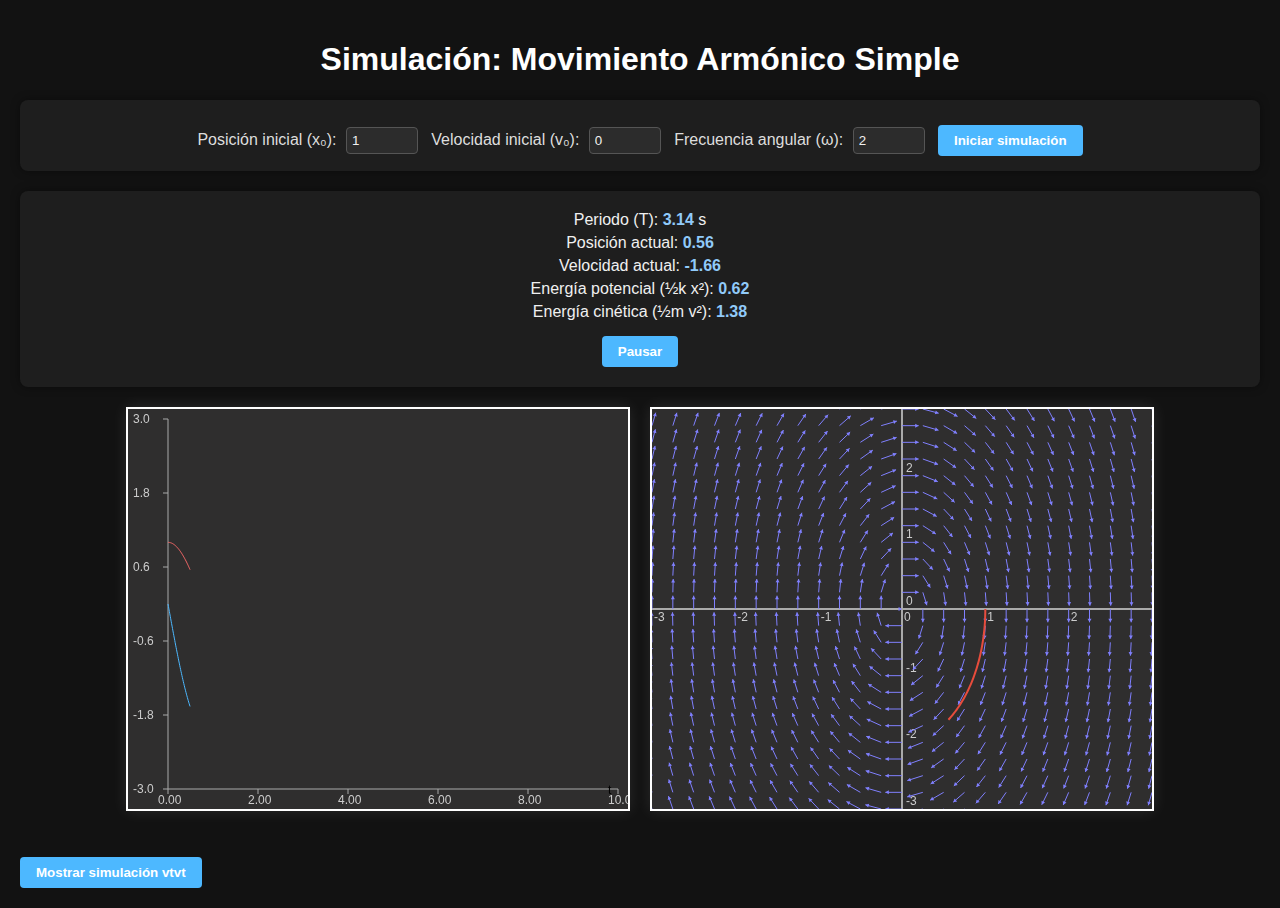
<file: Index.html>
<!DOCTYPE html>
<html lang="es">

<head>
  <meta charset="UTF-8">
  <meta name="viewport" content="width=device-width, initial-scale=1">
  <title>Simulación del Movimiento Armónico Simple</title>
  <link rel="stylesheet" href="index.css">
</head>

<body>
  <h1>Simulación: Movimiento Armónico Simple</h1>

  <!-- Panel de controles para definir condiciones iniciales y parámetros -->
  <div id="controls">
    <label for="x0">Posición inicial (x₀):</label>
    <input type="number" id="x0" value="1" step="0.1">
    &nbsp;
    <label for="v0">Velocidad inicial (v₀):</label>
    <input type="number" id="v0" value="0" step="0.1">
    &nbsp;
    <label for="omega">Frecuencia angular (ω):</label>
    <input type="number" id="omega" value="2" step="0.1">
    &nbsp;
    <button onclick="setParameters()">Iniciar simulación</button>
  </div>

  <!-- Panel calculadora que muestra datos numéricos relevantes -->
  <div id="calculator">
    <p>Periodo (T): <span id="period"></span> s</p>
    <p>Posición actual: <span id="currentX"></span></p>
    <p>Velocidad actual: <span id="currentV"></span></p>
    <p>Energía potencial (½k x²): <span id="potentialE"></span></p>
    <p>Energía cinética (½m v²): <span id="kineticE"></span></p>
    <p></p><button onclick="toggleSim()" id="pauseBtn">Pausar</button></p>
  </div>

  <!-- Contenedores de los gráficos -->
  <div id="container">
    <canvas id="timeCanvas" width="500" height="400"></canvas>
    <canvas id="phaseCanvas" width="500" height="400"></canvas>
  </div>

  <script src="index.js"></script><br><br>

  <button onclick="cargarVTVT()">Mostrar simulación vtvt</button>

  <div id="contenedorVTVT"></div>
</body>

</html>
</file>
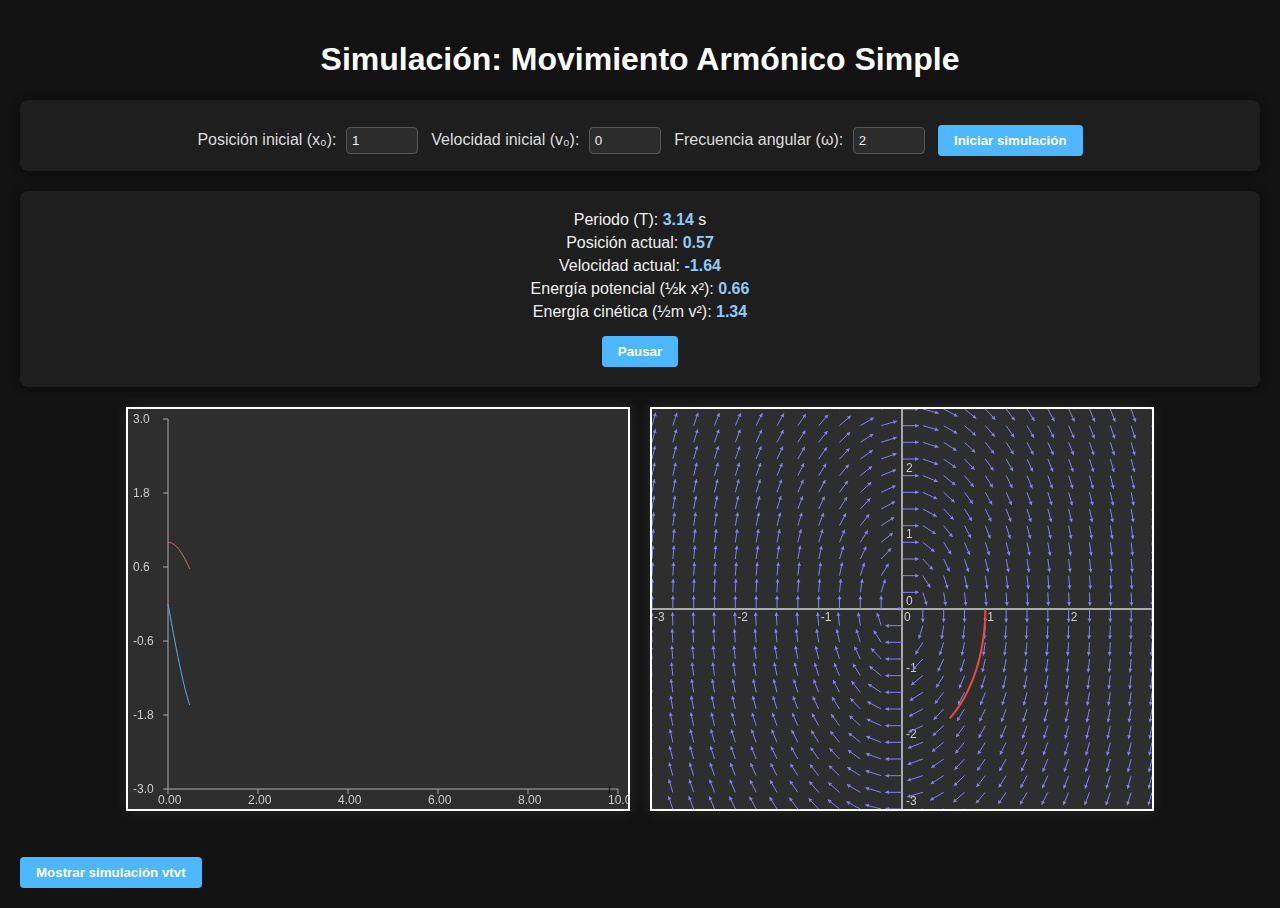
<file: index.html>
<!DOCTYPE html>
<html lang="es">

<head>
  <meta charset="UTF-8">
  <meta name="viewport" content="width=device-width, initial-scale=1">
  <title>Simulación del Movimiento Armónico Simple</title>
  <link rel="stylesheet" href="index.css">
</head>

<body>
  <h1>Simulación: Movimiento Armónico Simple</h1>

  <!-- Panel de controles para definir condiciones iniciales y parámetros -->
  <div id="controls">
    <label for="x0">Posición inicial (x₀):</label>
    <input type="number" id="x0" value="1" step="0.1">
    &nbsp;
    <label for="v0">Velocidad inicial (v₀):</label>
    <input type="number" id="v0" value="0" step="0.1">
    &nbsp;
    <label for="omega">Frecuencia angular (ω):</label>
    <input type="number" id="omega" value="2" step="0.1">
    &nbsp;
    <button onclick="setParameters()">Iniciar simulación</button>
  </div>

  <!-- Panel calculadora que muestra datos numéricos relevantes -->
  <div id="calculator">
    <p>Periodo (T): <span id="period"></span> s</p>
    <p>Posición actual: <span id="currentX"></span></p>
    <p>Velocidad actual: <span id="currentV"></span></p>
    <p>Energía potencial (½k x²): <span id="potentialE"></span></p>
    <p>Energía cinética (½m v²): <span id="kineticE"></span></p>
    <p></p><button onclick="toggleSim()" id="pauseBtn">Pausar</button></p>
  </div>

  <!-- Contenedores de los gráficos -->
  <div id="container">
    <canvas id="timeCanvas" width="500" height="400"></canvas>
    <canvas id="phaseCanvas" width="500" height="400"></canvas>
  </div>

  <script src="index.js"></script><br><br>

  <button onclick="cargarVTVT()">Mostrar simulación vtvt</button>

  <div id="contenedorVTVT"></div>
</body>

</html>
</file>
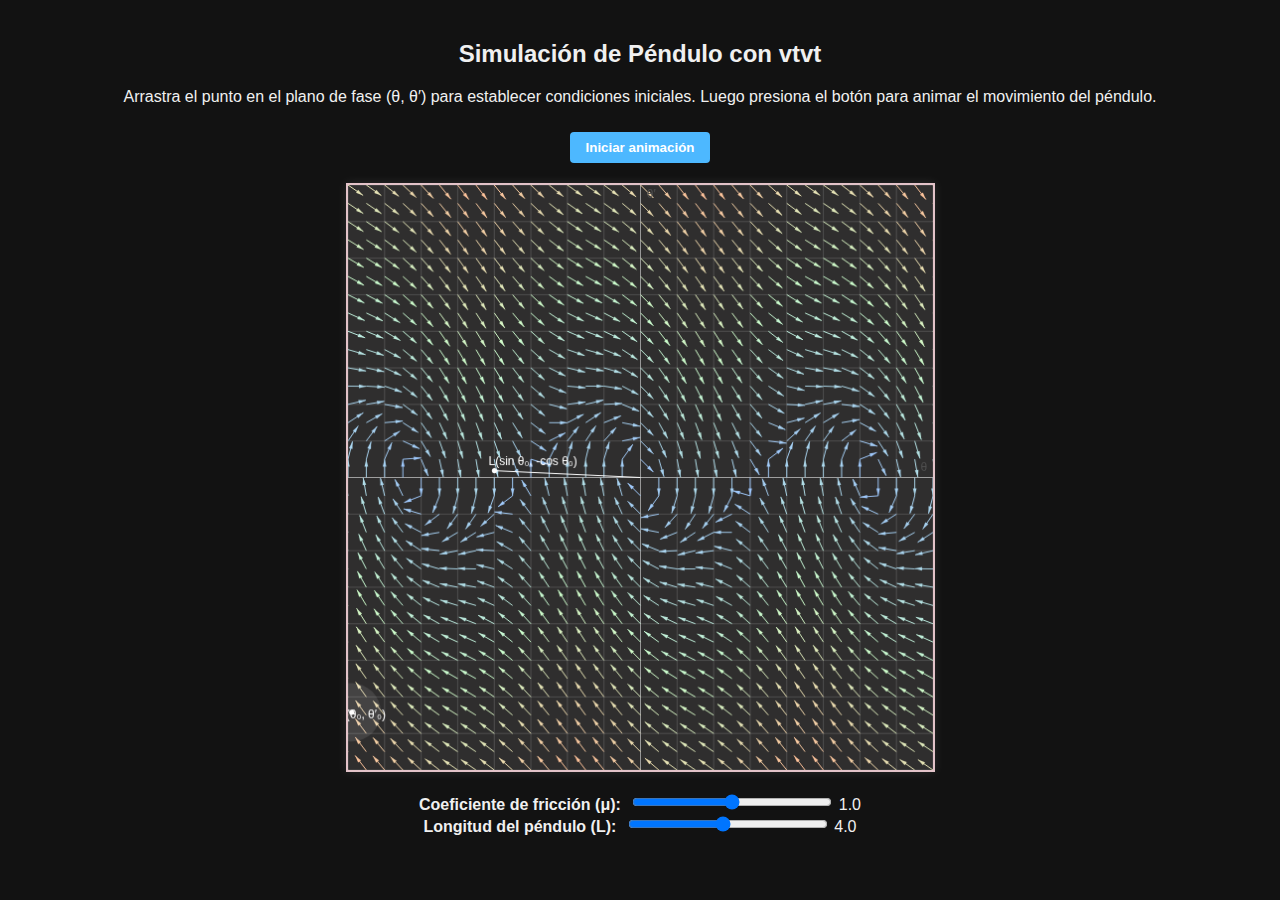
<file: vtvt.html>
<!DOCTYPE html>
<html lang="es">

<head>
    <meta charset="UTF-8">
    <title>Simulación de péndulo - vtvt</title>
    <meta name="viewport" content="width=device-width, initial-scale=1">
    <link rel="stylesheet" href="vtvt.css">
    <script src="vtvt.js"></script>

    <style>
        .slidercontainer {
            display: block;
            position: relative;
            margin-top: 0rem;
            margin-bottom: 0rem;
            text-align: center;
        }

        @media screen and (max-width: 42em) {
            .slider {
                width: 80vmin;
            }
        }

        @media screen and (min-width: 42em) and (max-width: 64em) {
            .slider {
                width: 60vmin;
            }
        }

        @media screen and (min-width: 64em) {
            .slider {
                width: 40vmin;
            }
        }
    </style>
</head>

<body>

    <h2>Simulación de Péndulo con vtvt</h2>
    <p>Arrastra el punto en el plano de fase (θ, θ′) para establecer condiciones iniciales. Luego presiona el botón para
        animar el movimiento del péndulo.</p>

    <button id="animation_trigger">Iniciar animación</button>

    <div class="canvas-wrapper">
        <canvas id="vector_canvas" class="canvas-wrapped"></canvas>
    </div>

    <div class="slidercontainer">
        <label for="muSlider">Coeficiente de fricción (μ):</label>
        <input type="range" id="muSlider" min="0" max="2" value="1" step="0.1">
        <span id="muValue">1.0</span>
    </div>

    <div class="slidercontainer">
        <label for="lSlider">Longitud del péndulo (L):</label>
        <input type="range" id="lSlider" min="0.5" max="7.9" value="4" step="0.1">
        <span id="lValue">4.0</span>
    </div>

    <script>
        var g = 10;
        var step = 0.005; // numerical step length

        // create sliders and variables for mu and l
        var muSlider = document.getElementById("muSlider");
        var muValue = document.getElementById("muValue");
        var mu = muSlider.value;

        var lSlider = document.getElementById("lSlider");
        var lValue = document.getElementById("lValue");
        var l = lSlider.value;

        // Process slider changes
        muSlider.oninput = function () {
            mu = this.value;
            muValue.innerHTML = Number.parseFloat(mu).toFixed(1);
            scene.render();
        }
        lSlider.oninput = function () {
            l = this.value;
            lValue.innerHTML = Number.parseFloat(l).toFixed(1);
            scene.render();
        }


        // initialize the scene
        var scene = new vtvt({ canvas_id: "vector_canvas", grid_res: 16, circle_rad: 0.8, point_rad: 0.07, show_matrix: false, show_eig: false, frame_duration: 0, anim_trigger_id: "animation_trigger" });

        // add starting point
        scene.addVector({
            coords: [Math.random() * 16 - 8, Math.random() * 16 - 8],
            //c: '60,50,230', 
            c: '255,255,255',
            draggable: true,
            kind: 'point',
            visible: true,
            label: ['(θ', String.fromCharCode(48 + 8272), ', ', 'θ\′', String.fromCharCode(48 + 8272), ')'].join('')
        });

        // add starting pendulum
        scene.addVector({
            c: '255,255,255',
            draggable: false,
            kind: 'custom',
            draw_arrow: false,
            draw_point: true,
            draw_stem: true,
            draw_line: false,
            visible: true,
            label: ['L(sin θ', String.fromCharCode(48 + 8272), ', ', '-cos θ', String.fromCharCode(48 + 8272), ')'].join(''),
            map_coords: function () {
                return {
                    mapX: l * Math.sin(scene.vectors[0].coord_x),
                    mapY: -l * Math.cos(scene.vectors[0].coord_x)
                };
            }
        });

        // add axis labels using invisible vectors (a hack)
        scene.addVector({
            coords: [7.5, 0.01],
            c: [80, 80, 80],
            draggable: false,
            kind: 'custom',
            draw_arrow: false,
            draw_point: false,
            draw_stem: false,
            draw_line: false,
            visible: true,
            label: 'θ'
        });

        scene.addVector({
            coords: [0.01, 7.5],
            c: [80, 80, 80],
            draggable: false,
            kind: 'custom',
            draw_arrow: false,
            draw_point: false,
            draw_stem: false,
            draw_line: false,
            visible: true,
            label: 'θ\′'
        });

        //scene.addVector(  {coords: [-5, 5], c: '0,30,255', draggable: true, kind: 'point', label: 'START' } );

        // create vector field vectors at [j,k] whose coords and colour update based on mu and l
        for (let j = -8; j < 9; j += 0.5) {
            for (let k = -8; k < 9; k += 0.5) {
                // coordinate map_coords function
                let vec_map = function () {
                    let x = k;
                    let y = -mu * k - g / l * Math.sin(j);
                    let norm = Math.sqrt(x * x + y * y);
                    x = x / norm / 2;
                    y = y / norm / 2;
                    return { mapX: x, mapY: y };
                }

                // determine colour based on norm (won't update itself based on mu and l!)
                let colour = function () {
                    let max_norm = Math.sqrt(scene.grid_res * scene.grid_res / 4 + Math.pow(mu * scene.grid_res / 2 + g / l, 2));
                    let x = k;
                    let y = -mu * k - g / l * Math.sin(j);
                    let norm = Math.sqrt(x * x + y * y);

                    let red = 155 + 100 * norm / max_norm;
                    let green = 255 - 120 * Math.abs(0.5 - norm / max_norm);
                    let blue = 255 - 100 * norm / max_norm;
                    return `${Math.round(red)}, ${Math.round(green)}, ${Math.round(blue)}`;
                }

                scene.addVector({ origin: [j, k], c: '220,220,220', kind: 'vector', map_coords: vec_map, map_col: colour });
            }
        }


        // add animation vectors
        scene.addAnimationFrame([
            {
                //c: '60,50,230',
                c: '255,255,255',
                kind: 'point',
                map_coords: function () {
                    return {
                        mapX: scene.vectors[0].coord_x,
                        mapY: scene.vectors[0].coord_y
                    };
                }
            }, {
                c: '255,255,255',
                draggable: false,
                kind: 'custom',
                draw_arrow: false,
                draw_point: true,
                draw_stem: true,
                draw_line: false,
                visible: true,
                //label: ['L(sin θ', String.fromCharCode(48+8272), ', ', '-cos θ', String.fromCharCode(48+8272), ')'].join(''),
                map_coords: function () {
                    return {
                        mapX: l * Math.sin(scene.vectors[0].coord_x),
                        mapY: -l * Math.cos(scene.vectors[0].coord_x)
                    };
                }
            }
        ]);

        for (let i = 1; i < 2000; i++) {
            scene.addAnimationFrame([
                {
                    c: '255,255,255',
                    kind: 'point',
                    map_coords: function () {
                        let x = scene.vectors_animated[i - 1][0].coord_x;
                        let y = scene.vectors_animated[i - 1][0].coord_y;
                        return {
                            mapX: x + y * step,
                            mapY: y - (mu * y + g / l * Math.sin(x)) * step
                        }
                    }
                }, {
                    c: '255,255,255',
                    draggable: false,
                    kind: 'custom',
                    draw_arrow: false,
                    draw_point: true,
                    draw_stem: true,
                    draw_line: false,
                    visible: true,
                    //label: ['L(sin θ', String.fromCharCode(48+8272), ', ', 'cos θ', String.fromCharCode(48+8272), ')'].join(''),
                    map_coords: function () {
                        let x = scene.vectors_animated[i - 1][0].coord_x;
                        let y = scene.vectors_animated[i - 1][0].coord_y;
                        return {
                            mapX: l * Math.sin(x + y * step),
                            mapY: -l * Math.cos(x + y * step)
                        };
                    }
                }
            ]);
        }
        scene.render();

    </script>
</body>

</html>
</file>
<file: index.css>
body {
    background: #121212;
    font-family: 'Segoe UI', sans-serif;
    color: #f0f0f0;
    margin: 0;
    padding: 20px;
}

h1 {
    text-align: center;
    color: #ffffff;
}

#controls,
#calculator {
    background-color: #1e1e1e;
    border-radius: 8px;
    padding: 15px;
    margin-bottom: 20px;
    text-align: center;
    box-shadow: 0 0 10px rgba(0, 0, 0, 0.4);
}

label {
    color: #dddddd;
    margin-right: 5px;
}

input[type="number"] {
    background-color: #2c2c2c;
    border: 1px solid #555;
    color: #f0f0f0;
    padding: 5px;
    border-radius: 4px;
    width: 60px;
}

button {
    padding: 8px 16px;
    background-color: #4db8ff;
    border: none;
    border-radius: 4px;
    color: white;
    font-weight: bold;
    margin-top: 10px;
    cursor: pointer;
}

button:hover {
    background-color: #3498db;
}

#container {
    display: flex;
    flex-wrap: wrap;
    justify-content: center;
    gap: 20px;
}

canvas {
    border: 2px solid #ffffff;
    background: #2f2e2e;
    box-shadow: 0 0 15px rgba(255, 255, 255, 0.1);
}

p {
    margin: 5px;
}

span {
    font-weight: bold;
    color: #90caf9;
}
</file>
<file: vtvt.css>
.canvas-wrapper {
    display: block;
    position: relative;
    margin-top: 1rem;
    margin-bottom: 1rem;
}

.canvas-wrapped {
    display: block;
    position: relative;
    margin-left: auto;
    margin-right: auto;
}

@media screen and (max-width: 42em) {
    .canvas-wrapped {
        width: 90vmin;
        height: 90vmin;
    }
}

@media screen and (min-width: 42em) and (max-width: 64em) {
    .canvas-wrapped {
        width: 75vmin;
        height: 75vmin;
    }
}

@media screen and (min-width: 64em) {
    .canvas-wrapped {
        width: 65vmin;
        height: 65vmin;
    }
}

body {
    background: #121212;
    color: #f0f0f0;
    font-family: sans-serif;
    margin: 0;
    padding: 20px;
    text-align: center;
}

.canvas-wrapper {
    display: flex;
    justify-content: center;
    margin: 20px;
}

canvas {
    background-color: #2f2e2e;
    border: 2px solid #e3c3c9;
    box-shadow: 0 0 10px rgba(255, 255, 255, 0.1);
    width: 90%;
    max-width: 600px;
    height: auto;
}

.slidercontainer {
    margin: 10px 0;
}

label {
    margin-right: 5px;
    font-weight: bold;
}

input[type="range"] {
    width: 200px;
}

button {
    padding: 8px 16px;
    background-color: #4db8ff;
    border: none;
    border-radius: 4px;
    color: white;
    font-weight: bold;
    margin-top: 10px;
    cursor: pointer;
}

button:hover {
    background-color: #3498db;
}
</file>
